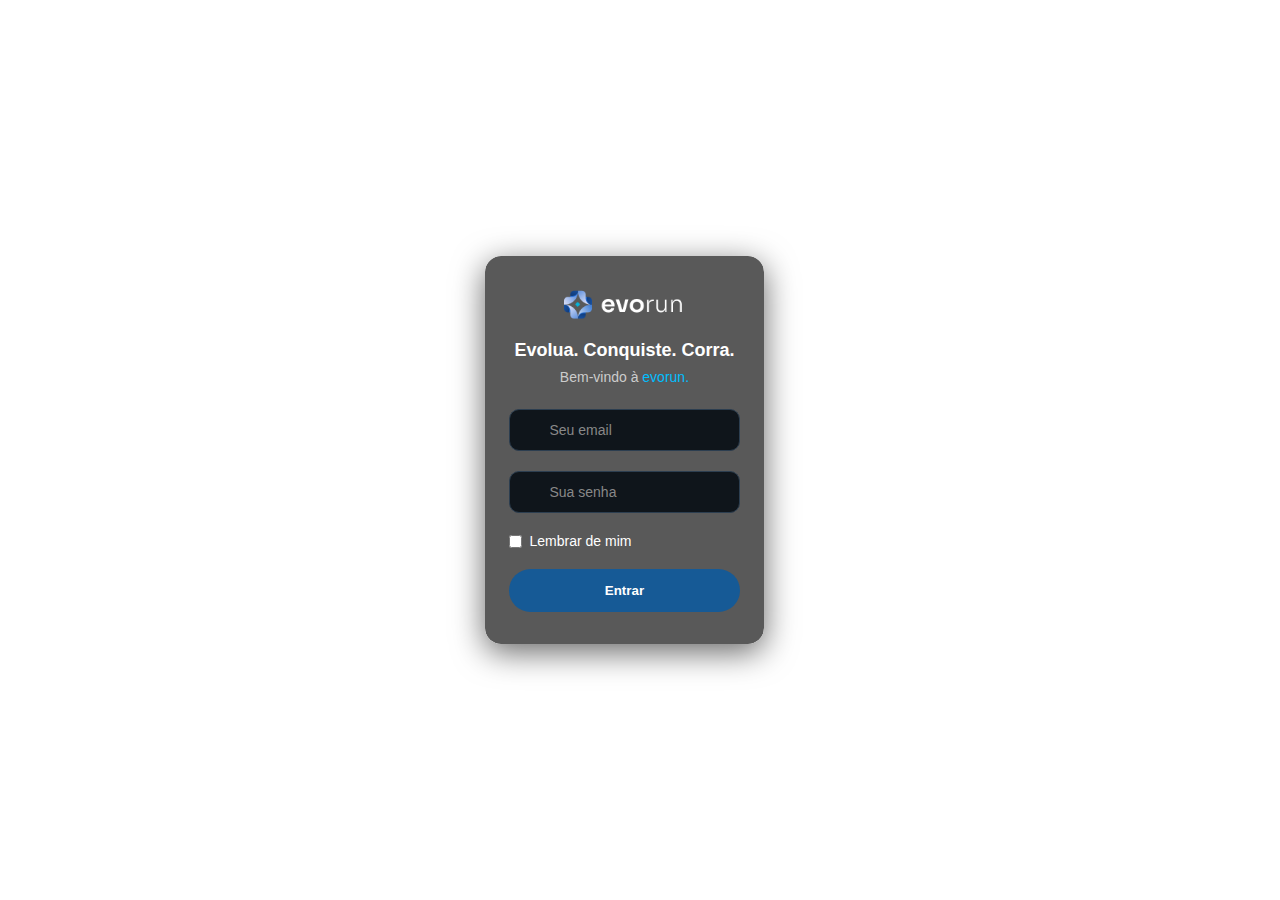
<file: public/index.html>
<!DOCTYPE html>
<html lang="pt-br">
<head>
    <meta http-equiv="refresh" content="0; URL=login.component.html" />
    <title>Redirecionando...</title>
</head>
<body>
    <p>Redirecionando para a tela de login...</p>
</body>
</html>
</file>
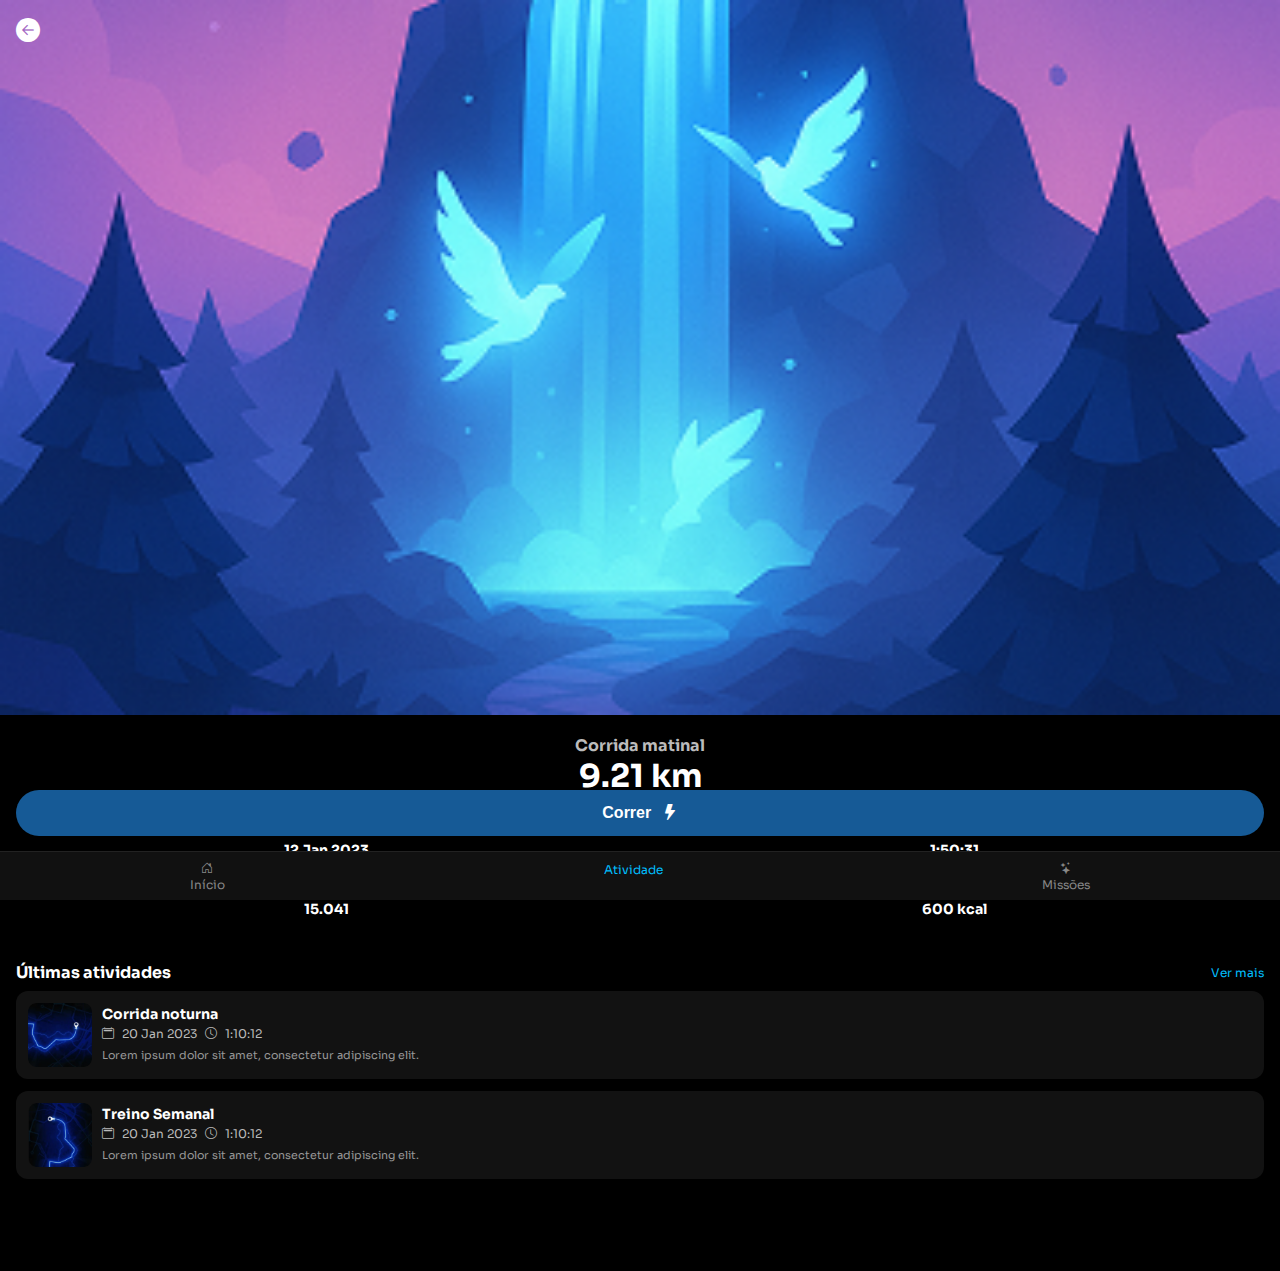
<file: HTML/atividade.component.html>
<!DOCTYPE html>
<html lang="pt-br">

<head>
    <meta charset="UTF-8" />
    <meta name="viewport" content="width=device-width, initial-scale=1.0" />
    <title>Atividade</title>
    <link rel="stylesheet" href="https://cdn.jsdelivr.net/npm/bootstrap-icons/font/bootstrap-icons.css" />
    <link href="https://fonts.googleapis.com/css2?family=Sora:wght@400;600;700&display=swap" rel="stylesheet">
    <link rel="stylesheet" href="/CSS/atividade.component.css" />
</head>

<body>
    <main class="atividade">
        <section class="banner-topo">
            <img src="/Assets/Home Background.png" alt="Banner Atividade">
            <a href="home.html" class="voltar"><i class="bi bi-arrow-left-circle-fill"></i></a>
        </section>

        <section class="resumo">
            <h2>Corrida matinal</h2>
            <h1>9.21 km</h1>
            <div class="detalhes">
                <div><span>Data</span><strong>12 Jan 2023</strong></div>
                <div><span>Hora</span><strong>1:50:31</strong></div>
                <div><span>Passos</span><strong>15.041</strong></div>
                <div><span>Calorias</span><strong>600 kcal</strong></div>
            </div>
        </section>

        <section class="historico">
            <div class="titulo-sec">
                <h3>Últimas atividades</h3>
                <a href="#">Ver mais</a>
            </div>
            <div class="lista">
                <div class="item">
                    <img src="/Assets/Mapa-1.png" alt="">
                    <div>
                        <strong>Corrida noturna</strong>
                        <p><i class="bi bi-calendar2"></i> 20 Jan 2023 <i class="bi bi-clock"></i> 1:10:12</p>
                        <span>Lorem ipsum dolor sit amet, consectetur adipiscing elit.</span>
                    </div>
                </div>
                <div class="item">
                    <img src="/Assets/Mapa-2.png" alt="">
                    <div>
                        <strong>Treino Semanal</strong>
                        <p><i class="bi bi-calendar2"></i> 20 Jan 2023 <i class="bi bi-clock"></i> 1:10:12</p>
                        <span>Lorem ipsum dolor sit amet, consectetur adipiscing elit.</span>
                    </div>
                </div>
            </div>
        </section>

        <button class="btn-correr">Correr <i class="bi bi-lightning-fill"></i></button>
    </main>

    <footer class="menu">
        <a href="/HTML/home.component.html"><i class="bi bi-house-door"></i><span>Início</span></a>
        <a href="/HTML/atividade.component.html" class="ativo"><i class="bi bi-shoe-prints"></i><span>Atividade</span></a>
        <a href="/HTML/missao.component.html"><i class="bi bi-stars"></i><span>Missões</span></a>
    </footer>
</body>

</html>
</file>
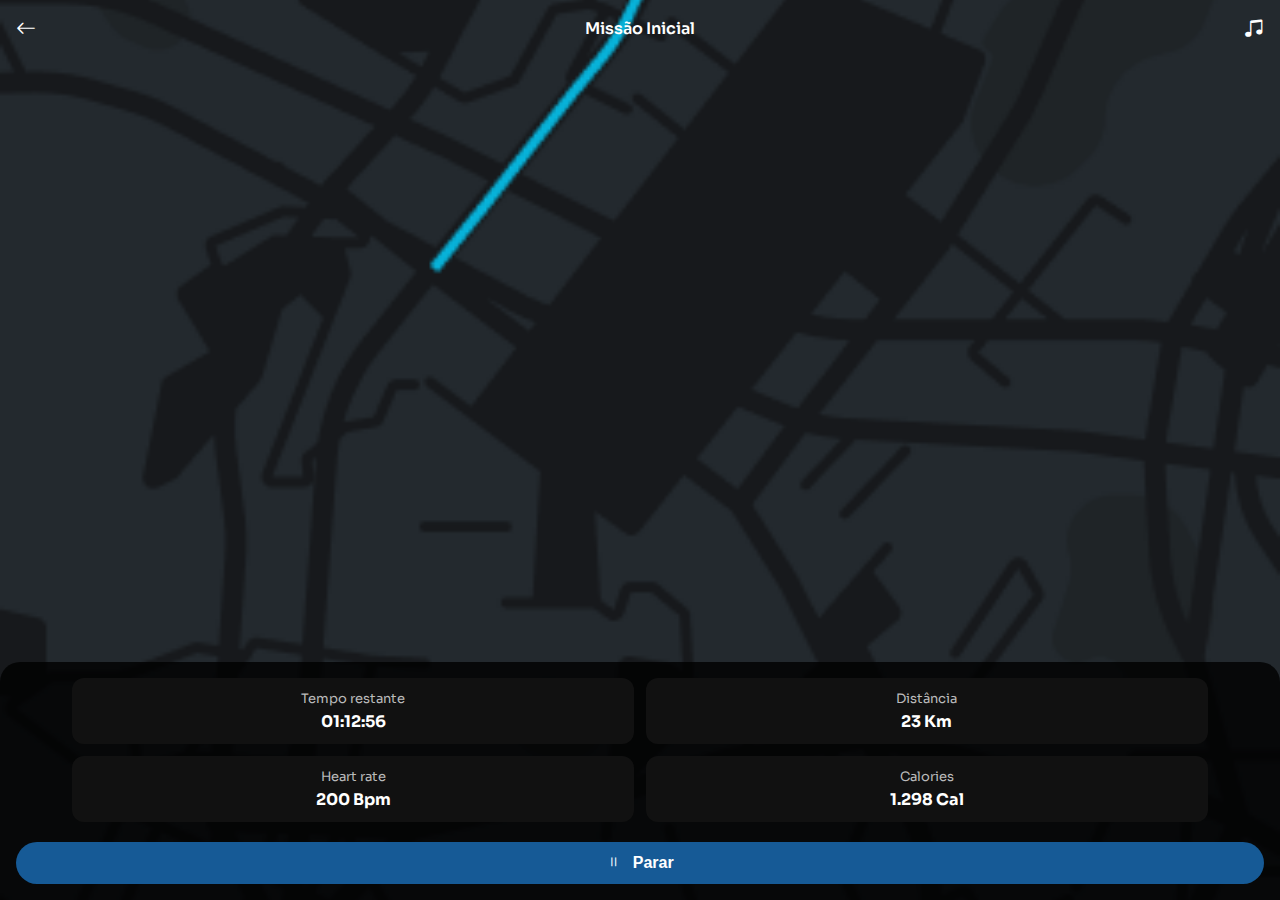
<file: HTML/execucao.component.html>
<!DOCTYPE html>
<html lang="pt-br">

<head>
    <meta charset="UTF-8" />
    <meta name="viewport" content="width=device-width, initial-scale=1.0" />
    <title>Execução da Missão</title>
    <link rel="stylesheet" href="https://cdn.jsdelivr.net/npm/bootstrap-icons/font/bootstrap-icons.css" />
    <link href="https://fonts.googleapis.com/css2?family=Sora:wght@400;600;700&display=swap" rel="stylesheet">
    <link rel="stylesheet" href="/CSS/execucao.component.css" />
</head>

<body>
    <main class="mapa">
        <div class="topo">
            <a style="text-decoration: none; color: white;" href="/HTML/home.component.html"><i class="bi bi-arrow-left"></i></a>
            <span>Missão Inicial</span>
            <i class="bi bi-music-note-beamed"></i>
        </div>

        <img src="/Assets/maps.png" class="mapa-imagem" alt="Mapa Missão">

        <div class="painel">
            <div class="info-box">
                <span class="label">Tempo restante</span>
                <strong>01:12:56</strong>
            </div>
            <div class="info-box">
                <span class="label">Distância</span>
                <strong>23 Km</strong>
            </div>
            <div class="info-box">
                <span class="label">Heart rate</span>
                <strong>200 Bpm</strong>
            </div>
            <div class="info-box">
                <span class="label">Calories</span>
                <strong>1.298 Cal</strong>
            </div>
            <button class="botao-parar"><i class="bi bi-pause"></i> Parar</button>
        </div>
    </main>
</body>

</html>
</file>
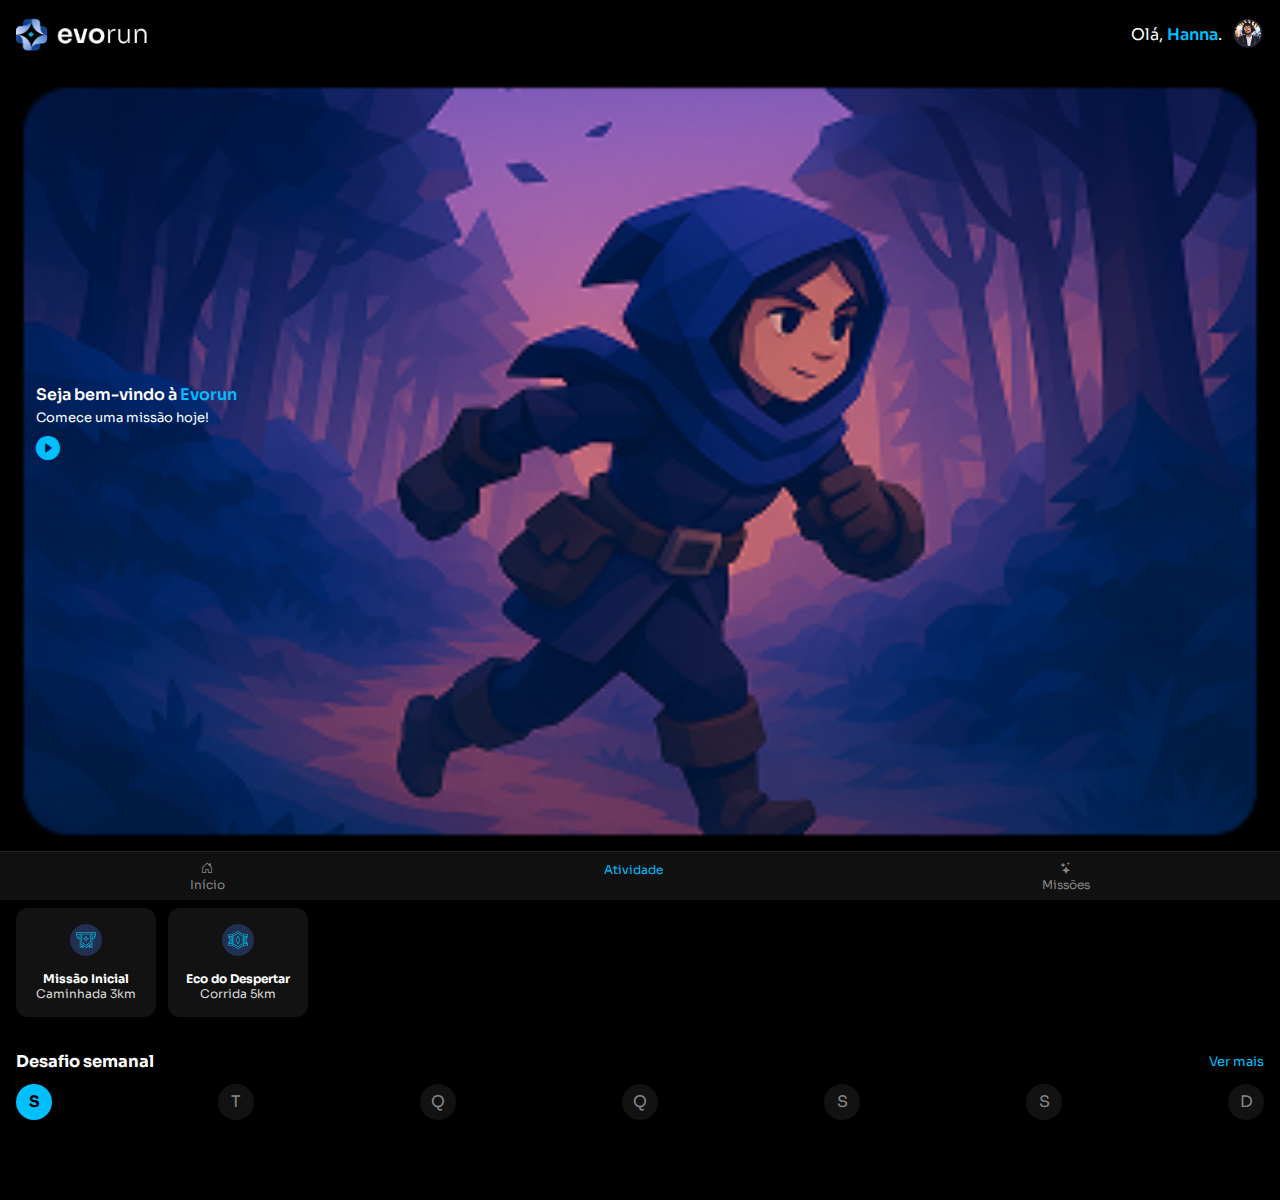
<file: HTML/home.component.html>
<!DOCTYPE html>
<html lang="pt-br">

<head>
    <meta charset="UTF-8" />
    <meta name="viewport" content="width=device-width, initial-scale=1.0" />
    <title>Home - Evorun</title>
    <link rel="stylesheet" href="https://cdn.jsdelivr.net/npm/bootstrap-icons/font/bootstrap-icons.css" />
    <link href="https://fonts.googleapis.com/css2?family=Sora:wght@400;600;700&display=swap" rel="stylesheet">
    <link rel="stylesheet" href="/CSS/home.component..css" />
</head>

<body>
    <header class="topo">
        <img src="/Assets/Logo-1.png" class="logo" alt="Logo">
        <div class="usuario">
            <span>Olá, <span class="nome">Hanna</span>.</span>
            <img src="/Assets/Profile.png" class="avatar" alt="Avatar">
        </div>
    </header>

    <main class="conteudo">
        <section class="banner">
            <img src="/Assets/banner.png" alt="Missão de boas-vindas">
            <div class="texto-banner">
                <h2>Seja bem-vindo à <span class="azul">Evorun</span></h2>
                <p>Comece uma missão hoje!</p>
                <i class="bi bi-play-circle-fill"></i>
            </div>
        </section>

        <section class="missoes">
            <div class="titulo-sec">
                <h3>Escolha uma missão</h3>
                <a href="#">Ver mais</a>
            </div>
            <div class="cards">
                <div class="card">
                    <img src="/Assets/AIR-DEFENSE-BADGE-1.png" alt="">
                    <p><strong>Missão Inicial</strong><br>Caminhada 3km</p>
                </div>
                <div class="card">
                    <img src="/Assets/AIR-DEFENSE-BADGE-2.png" alt="">
                    <p><strong>Eco do Despertar</strong><br>Corrida 5km</p>
                </div>
            </div>
        </section>

        <section class="desafio">
            <div class="titulo-sec">
                <h3>Desafio semanal</h3>
                <a href="#">Ver mais</a>
            </div>
            <ul class="semana">
                <li class="ativo">S</li>
                <li>T</li>
                <li>Q</li>
                <li>Q</li>
                <li>S</li>
                <li>S</li>
                <li>D</li>
            </ul>
        </section>
    </main>

    <footer class="menu">
        <a href="/HTML/home.component.html"><i class="bi bi-house-door"></i><span>Início</span></a>
        <a href="/HTML/atividade.component.html" class="ativo"><i class="bi bi-shoe-prints"></i><span>Atividade</span></a>
        <a href="/HTML/missao.component.html"><i class="bi bi-stars"></i><span>Missões</span></a>
    </footer>
</body>

</html>
</file>
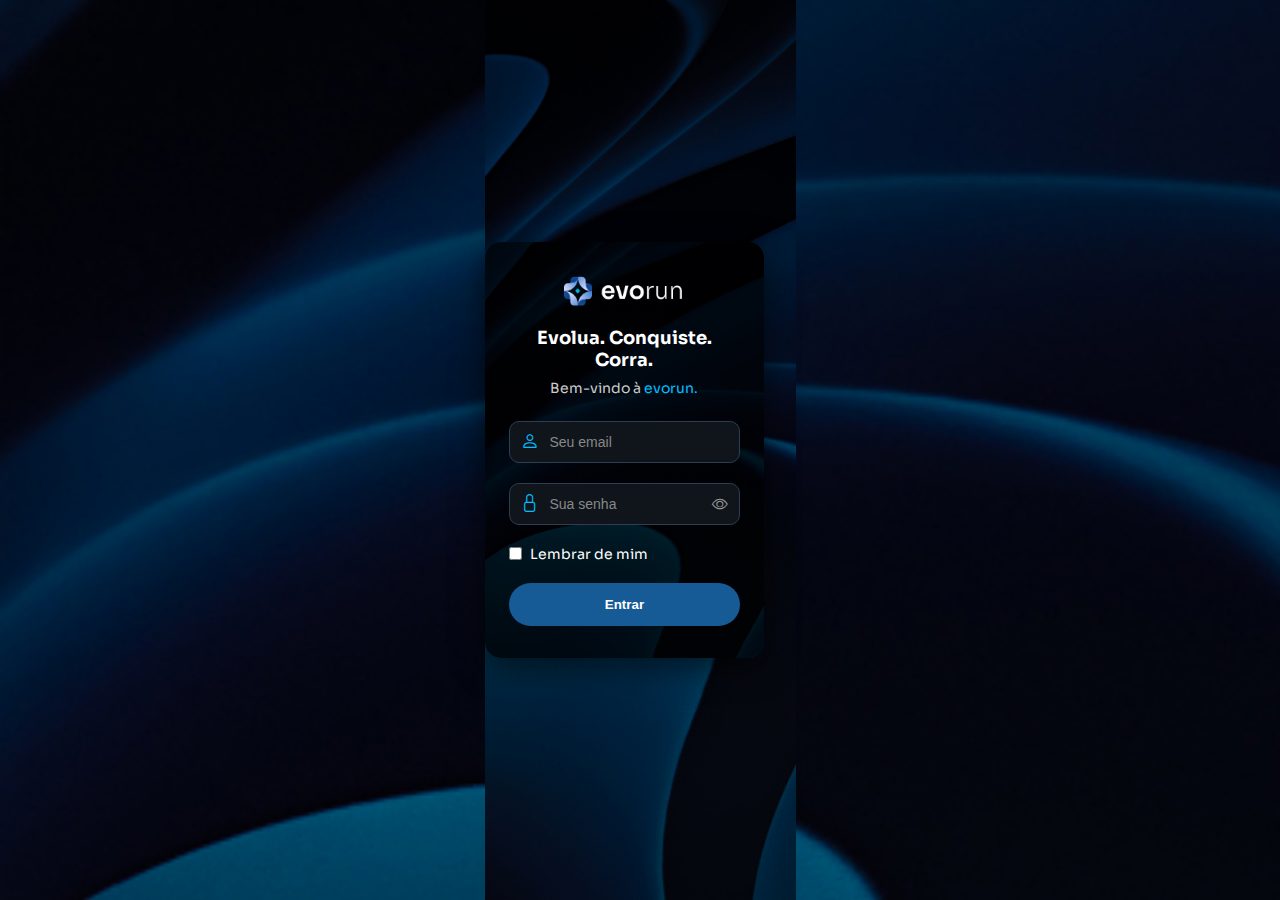
<file: HTML/login.component.html>
<!DOCTYPE html>
<html lang="pt-br">

<head>
    <meta charset="UTF-8">
    <meta name="viewport" content="width=device-width, initial-scale=1.0">
    <title>Evorun</title>

    <!-- Ícones Bootstrap -->
    <link rel="stylesheet" href="https://cdn.jsdelivr.net/npm/bootstrap-icons/font/bootstrap-icons.css">

    <!-- Fonte Sora -->
    <link href="https://fonts.googleapis.com/css2?family=Sora:wght@400;600;700&display=swap" rel="stylesheet">

    <!-- Estilo personalizado -->
    <link rel="stylesheet" href="/CSS/login.component.css">
</head>

<body>
    <main>
        <section class="container-login">
            <img src="/Assets/Logo-1.png" alt="Logo Evorun" class="logo-evorun">

            <h2 class="slogan">Evolua. Conquiste. Corra.</h2>
            <h3 class="boas-vindas">Bem-vindo à <a href="#" class="link-evorun">evorun.</a></h3>

            <form>
                <!-- Email -->
                <div class="form-group">
                    <i class="bi bi-person icon-input"></i>
                    <input type="email" class="form-control input-custom" placeholder="Seu email">
                </div>

                <!-- Senha -->
                <div class="form-group">
                    <i class="bi bi-lock icon-input"></i>
                    <input type="password" class="form-control input-custom" placeholder="Sua senha">
                    <i class="bi bi-eye icon-toggle"></i>
                </div>

                <!-- Checkbox -->
                <div class="form-check lembrar-check">
                    <input class="form-check-input" type="checkbox" id="lembrar">
                    <label class="form-check-label" for="lembrar">Lembrar de mim</label>
                </div>

                <!-- Botão -->
                <button type="button" class="btn-entrar" onclick="window.location.href='home.html'">Entrar</button>

            </form>
        </section>
    </main>
</body>

</html>
</file>
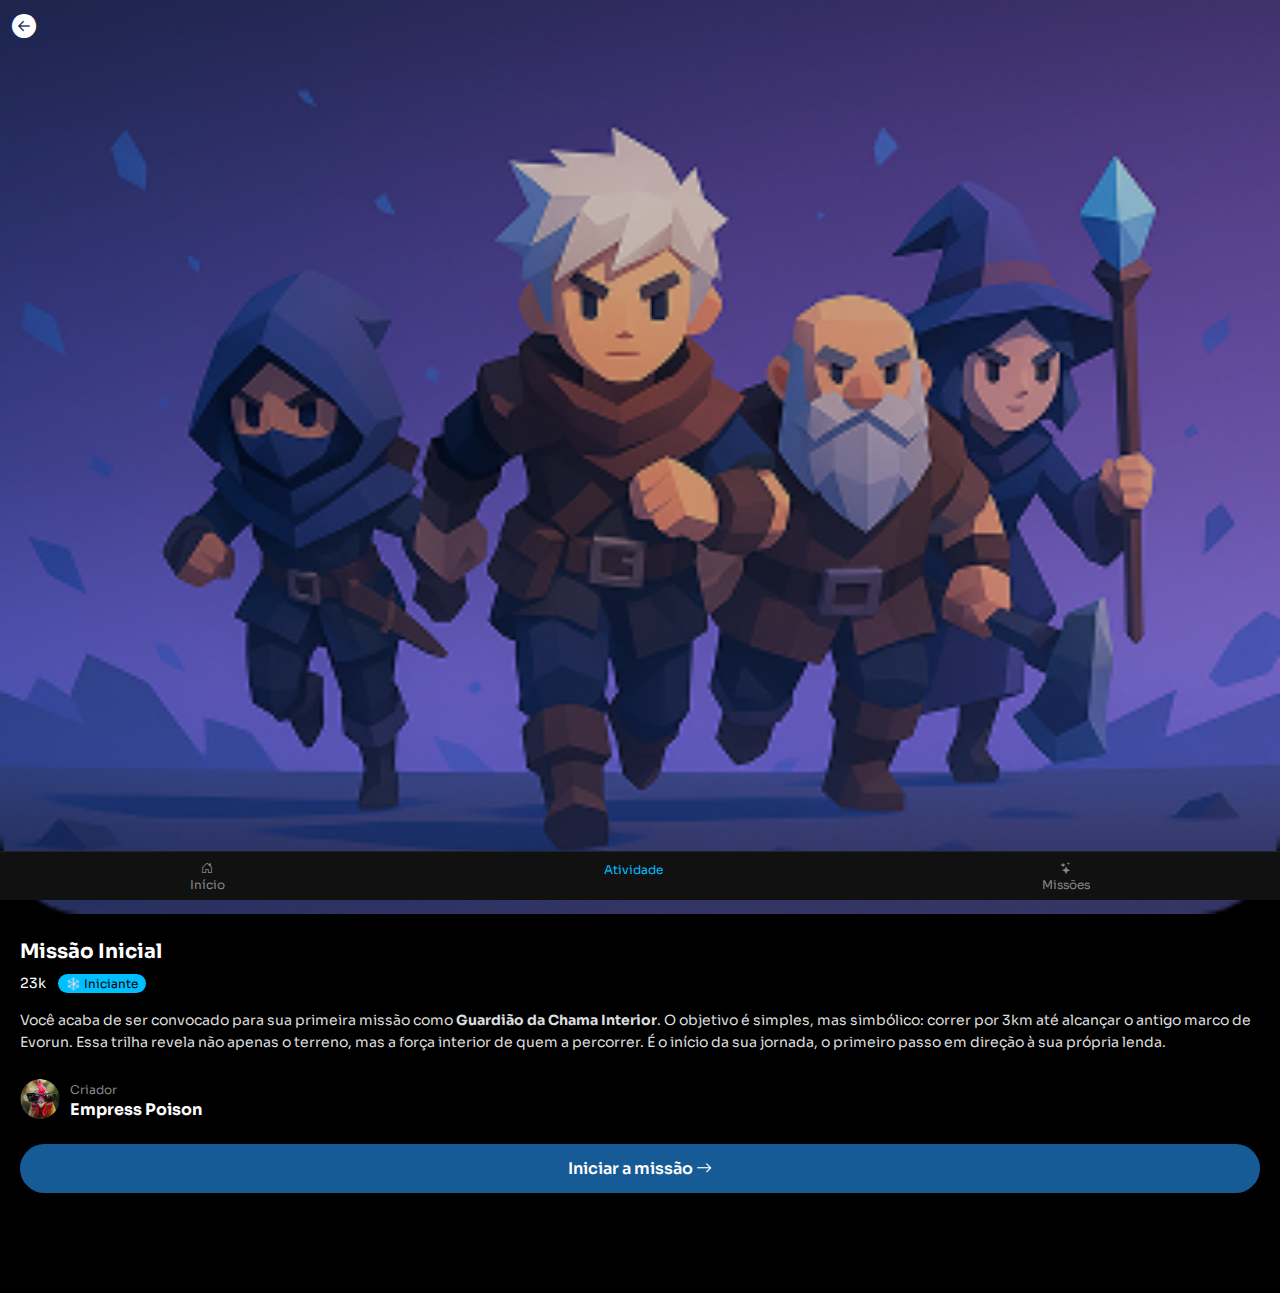
<file: HTML/missao.component.html>
<!DOCTYPE html>
<html lang="pt-br">

<head>
    <meta charset="UTF-8" />
    <meta name="viewport" content="width=device-width, initial-scale=1.0" />
    <title>Missão Inicial</title>
    <link rel="stylesheet" href="https://cdn.jsdelivr.net/npm/bootstrap-icons/font/bootstrap-icons.css" />
    <link href="https://fonts.googleapis.com/css2?family=Sora:wght@400;600;700&display=swap" rel="stylesheet">
    <link rel="stylesheet" href="/CSS/missao.component.css" />
</head>

<body>
    <main class="missao">
        <section class="imagem-topo">
            <img src="/Assets/Image-bg-missão.png" alt="Banner Missão">
            <div class="icone-voltar"><i class="bi bi-arrow-left-circle-fill"></i></div>
        </section>

        <section class="conteudo">
            <h2>Missão Inicial</h2>
            <div class="info">
                <span><i class="bi bi-crown"></i> 23k</span>
                <span class="nivel">❄️ Iniciante</span>
            </div>
            <p>
                Você acaba de ser convocado para sua primeira missão como <strong>Guardião da Chama Interior</strong>.
                O objetivo é simples, mas simbólico: correr por 3km até alcançar o antigo marco de Evorun.
                Essa trilha revela não apenas o terreno, mas a força interior de quem a percorrer.
                É o início da sua jornada, o primeiro passo em direção à sua própria lenda.
            </p>
            <div class="criador">
                <img src="/Assets/Empress-Poison.png" alt="">
                <div>
                    <span class="label">Criador</span><br>
                    <strong>Empress Poison</strong>
                </div>
            </div>
            <a href="/HTML/execucao.component.html" class="botao-missao">Iniciar a missão <i class="bi bi-arrow-right"></i></a>
        </section>
    </main>

    <footer class="menu">
        <a href="/HTML/home.component.html"><i class="bi bi-house-door"></i><span>Início</span></a>
        <a href="/HTML/atividade.component.html" class="ativo"><i class="bi bi-shoe-prints"></i><span>Atividade</span></a>
        <a href="/HTML/missao.component.html"><i class="bi bi-stars"></i><span>Missões</span></a>
    </footer>
</body>

</html>
</file>
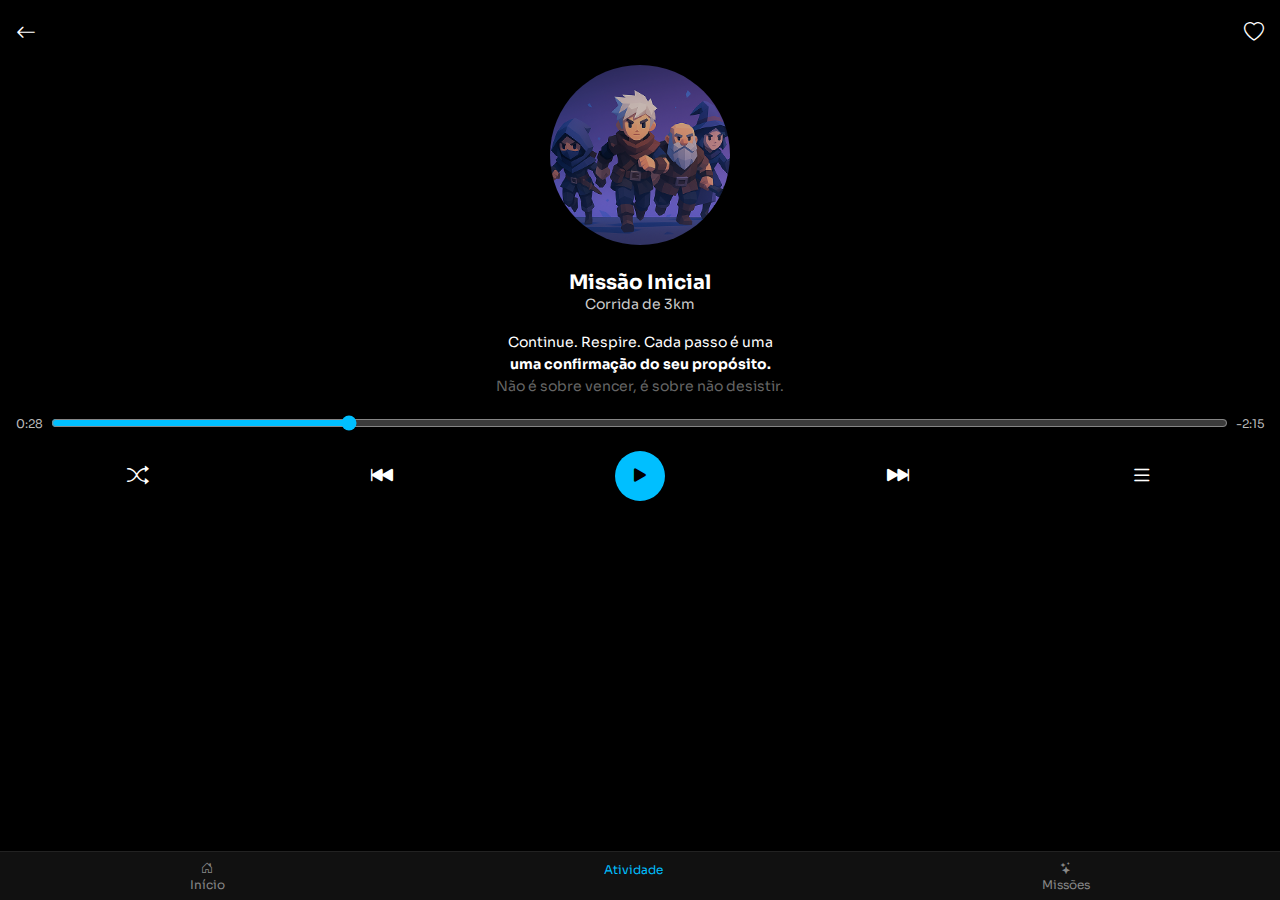
<file: HTML/player.component.html>
<!DOCTYPE html>
<html lang="pt-br">

<head>
    <meta charset="UTF-8" />
    <meta name="viewport" content="width=device-width, initial-scale=1.0" />
    <title>Player - Missão</title>
    <link rel="stylesheet" href="https://cdn.jsdelivr.net/npm/bootstrap-icons/font/bootstrap-icons.css" />
    <link href="https://fonts.googleapis.com/css2?family=Sora:wght@400;600;700&display=swap" rel="stylesheet">
    <link rel="stylesheet" href="/CSS/player.component.css" />
</head>

<body>
    <main class="player">
        <div class="topo">
            <i class="bi bi-arrow-left"></i>
            <i class="bi bi-heart"></i>
        </div>

        <div class="capa">
            <img src="/Assets/Image-bg-missão.png" alt="Missão" />
        </div>

        <h2>Missão Inicial</h2>
        <p class="subtitulo">Corrida de 3km</p>

        <div class="letra">
            <p>Continue. Respire. Cada passo é uma</p>
            <p><strong>uma confirmação do seu propósito.</strong></p>
            <p class="fraca">Não é sobre vencer, é sobre não desistir.</p>
        </div>

        <div class="progresso">
            <span>0:28</span>
            <input type="range" min="0" max="100" value="25">
            <span>-2:15</span>
        </div>

        <div class="controles">
            <i class="bi bi-shuffle"></i>
            <i class="bi bi-skip-backward-fill"></i>
            <button class="play"><i class="bi bi-play-fill"></i></button>
            <i class="bi bi-skip-forward-fill"></i>
            <i class="bi bi-list"></i>
        </div>

        <footer class="menu">
            <a href="/HTML/home.component.html"><i class="bi bi-house-door"></i><span>Início</span></a>
            <a href="/HTML/atividade.component.html" class="ativo"><i class="bi bi-shoe-prints"></i><span>Atividade</span></a>
            <a href="/HTML/missao.component.html"><i class="bi bi-stars"></i><span>Missões</span></a>
        </footer>
    </main>
</body>

</html>
</file>
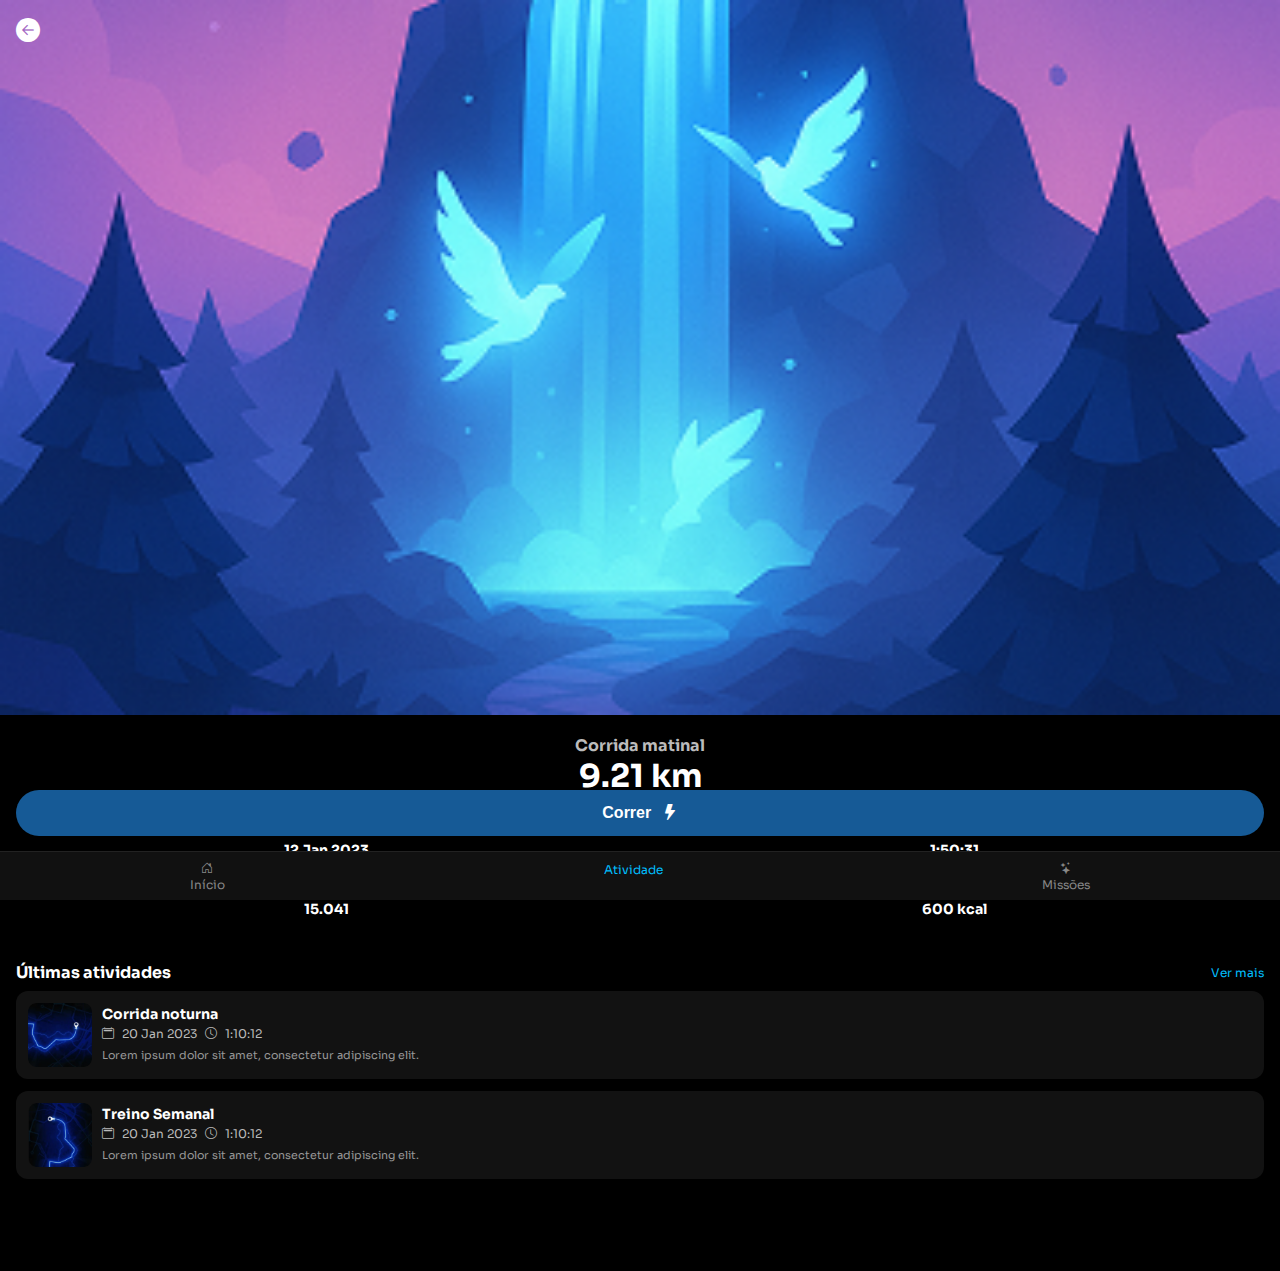
<file: public/atividade.component.html>
<!DOCTYPE html>
<html lang="pt-br">

<head>
    <meta charset="UTF-8" />
    <meta name="viewport" content="width=device-width, initial-scale=1.0" />
    <title>Atividade</title>
    <link rel="stylesheet" href="https://cdn.jsdelivr.net/npm/bootstrap-icons/font/bootstrap-icons.css" />
    <link href="https://fonts.googleapis.com/css2?family=Sora:wght@400;600;700&display=swap" rel="stylesheet">
    <link rel="stylesheet" href="/CSS/atividade.component.css" />
</head>

<body>
    <main class="atividade">
        <section class="banner-topo">
            <img src="/Assets/Home Background.png" alt="Banner Atividade">
            <a href="/public/home.component.html" class="voltar"><i class="bi bi-arrow-left-circle-fill"></i></a>
        </section>

        <section class="resumo">
            <h2>Corrida matinal</h2>
            <h1>9.21 km</h1>
            <div class="detalhes">
                <div><span>Data</span><strong>12 Jan 2023</strong></div>
                <div><span>Hora</span><strong>1:50:31</strong></div>
                <div><span>Passos</span><strong>15.041</strong></div>
                <div><span>Calorias</span><strong>600 kcal</strong></div>
            </div>
        </section>

        <section class="historico">
            <div class="titulo-sec">
                <h3>Últimas atividades</h3>
                <a href="#">Ver mais</a>
            </div>
            <div class="lista">
                <div class="item">
                    <img src="/Assets/Mapa-1.png" alt="">
                    <div>
                        <strong>Corrida noturna</strong>
                        <p><i class="bi bi-calendar2"></i> 20 Jan 2023 <i class="bi bi-clock"></i> 1:10:12</p>
                        <span>Lorem ipsum dolor sit amet, consectetur adipiscing elit.</span>
                    </div>
                </div>
                <div class="item">
                    <img src="/Assets/Mapa-2.png" alt="">
                    <div>
                        <strong>Treino Semanal</strong>
                        <p><i class="bi bi-calendar2"></i> 20 Jan 2023 <i class="bi bi-clock"></i> 1:10:12</p>
                        <span>Lorem ipsum dolor sit amet, consectetur adipiscing elit.</span>
                    </div>
                </div>
            </div>
        </section>

        <button class="btn-correr">Correr <i class="bi bi-lightning-fill"></i></button>
    </main>

    <footer class="menu">
        <a href="/public/home.component.html"><i class="bi bi-house-door"></i><span>Início</span></a>
        <a href="/public/atividade.component.html" class="ativo"><i class="bi bi-shoe-prints"></i><span>Atividade</span></a>
        <a href="/public/missao.component.html"><i class="bi bi-stars"></i><span>Missões</span></a>
    </footer>
</body>

</html>
</file>
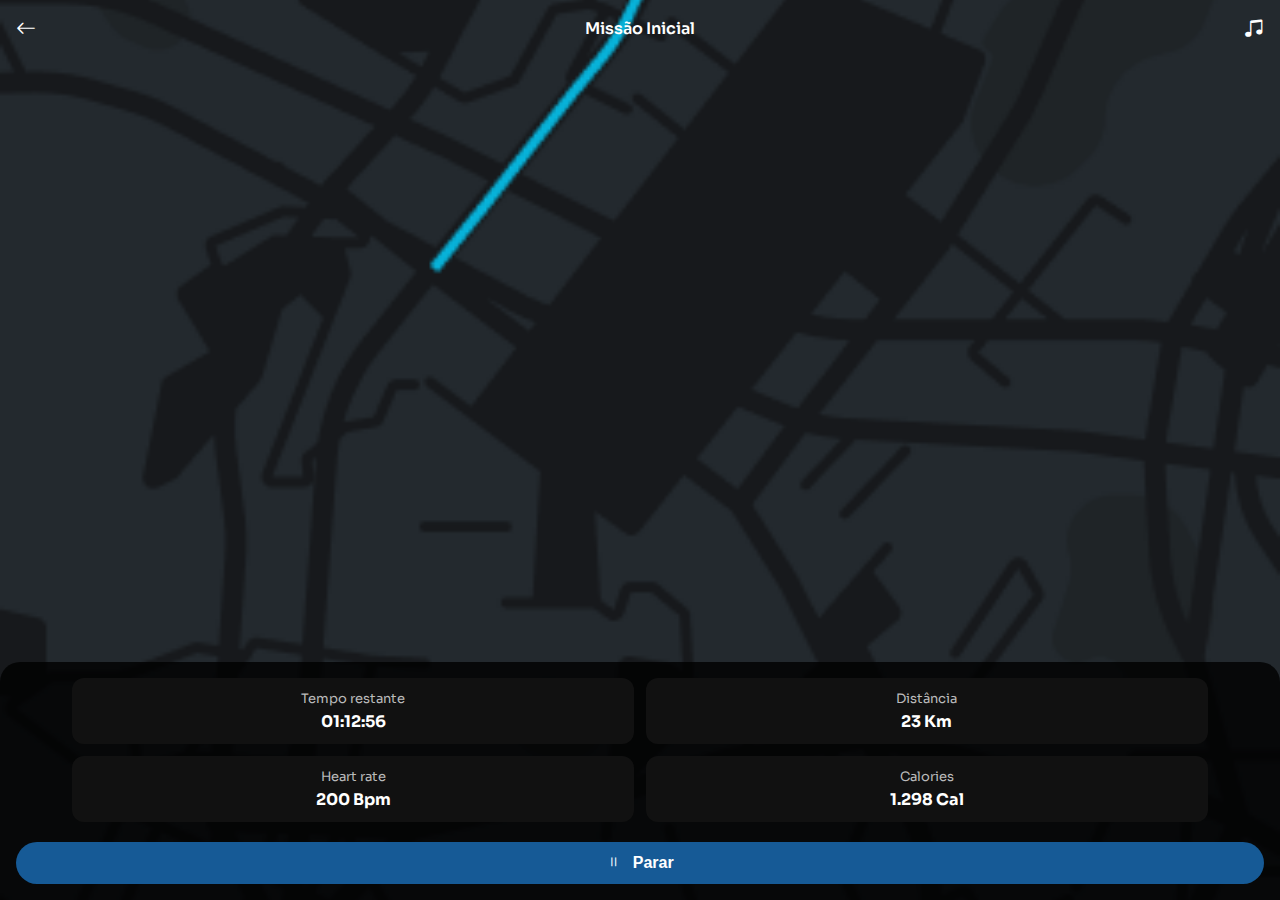
<file: public/execucao.component.html>
<!DOCTYPE html>
<html lang="pt-br">

<head>
    <meta charset="UTF-8" />
    <meta name="viewport" content="width=device-width, initial-scale=1.0" />
    <title>Execução da Missão</title>
    <link rel="stylesheet" href="https://cdn.jsdelivr.net/npm/bootstrap-icons/font/bootstrap-icons.css" />
    <link href="https://fonts.googleapis.com/css2?family=Sora:wght@400;600;700&display=swap" rel="stylesheet">
    <link rel="stylesheet" href="/CSS/execucao.component.css" />
</head>

<body>
    <main class="mapa">
        <div class="topo">
            <a style="text-decoration: none; color: white;" href="/public/home.component.html"><i class="bi bi-arrow-left"></i></a>
            <span>Missão Inicial</span>
            <i class="bi bi-music-note-beamed"></i>
        </div>

        <img src="/Assets/maps.png" class="mapa-imagem" alt="Mapa Missão">

        <div class="painel">
            <div class="info-box">
                <span class="label">Tempo restante</span>
                <strong>01:12:56</strong>
            </div>
            <div class="info-box">
                <span class="label">Distância</span>
                <strong>23 Km</strong>
            </div>
            <div class="info-box">
                <span class="label">Heart rate</span>
                <strong>200 Bpm</strong>
            </div>
            <div class="info-box">
                <span class="label">Calories</span>
                <strong>1.298 Cal</strong>
            </div>
            <button class="botao-parar"><i class="bi bi-pause"></i> Parar</button>
        </div>
    </main>
</body>

</html>
</file>
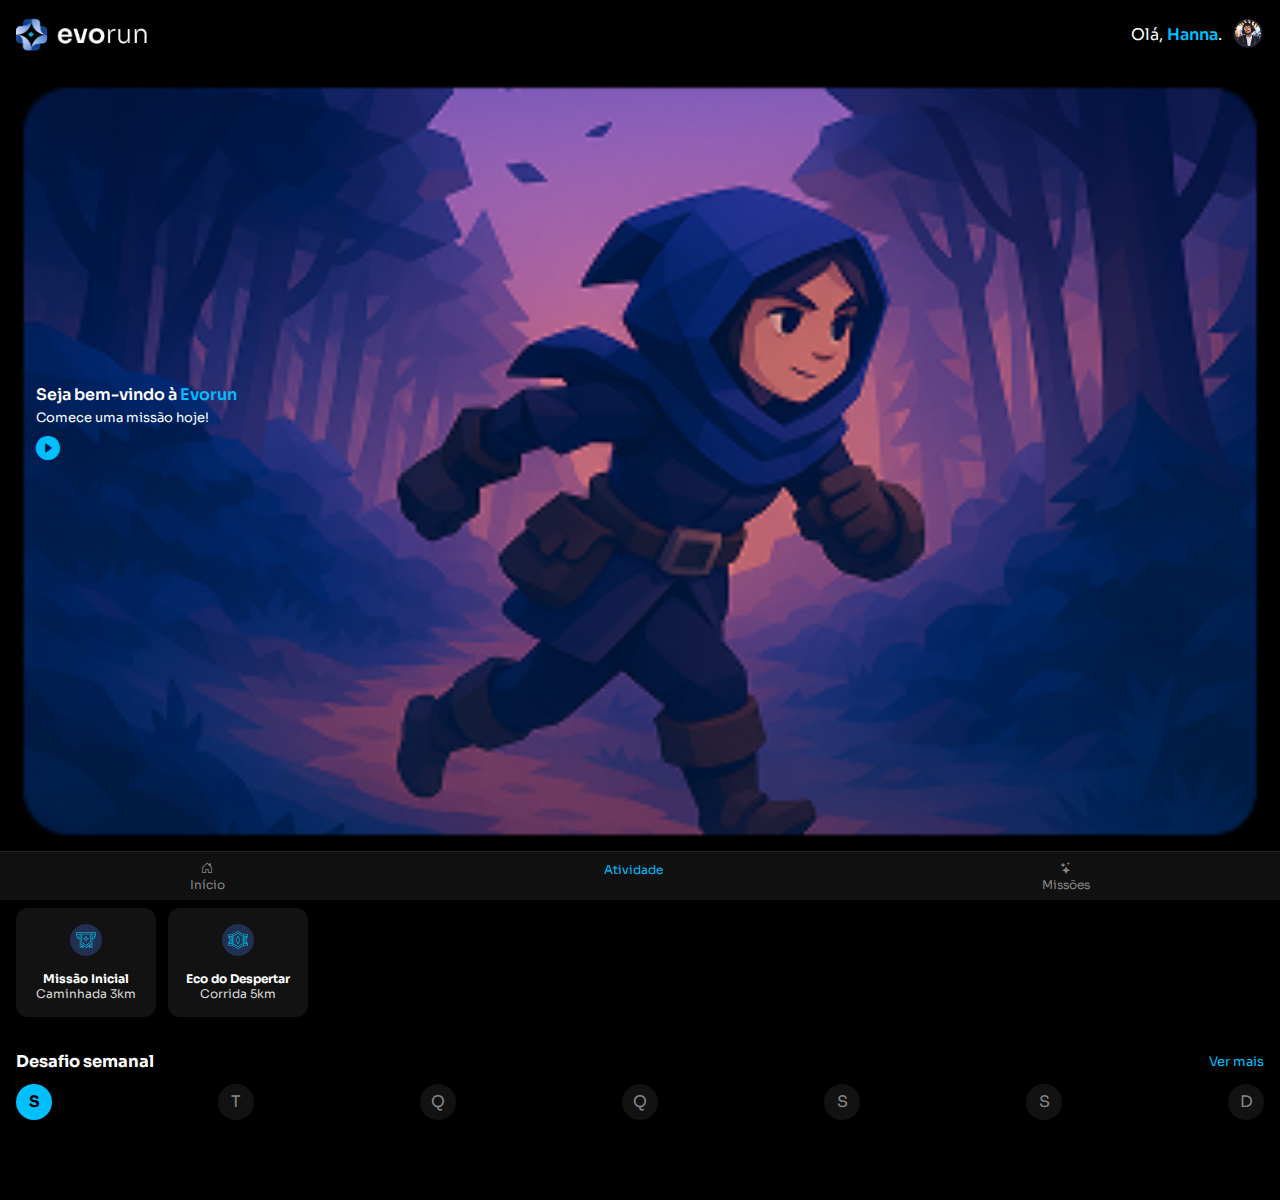
<file: public/home.component.html>
<!DOCTYPE html>
<html lang="pt-br">

<head>
    <meta charset="UTF-8" />
    <meta name="viewport" content="width=device-width, initial-scale=1.0" />
    <title>Home - Evorun</title>
    <link rel="stylesheet" href="https://cdn.jsdelivr.net/npm/bootstrap-icons/font/bootstrap-icons.css" />
    <link href="https://fonts.googleapis.com/css2?family=Sora:wght@400;600;700&display=swap" rel="stylesheet">
    <link rel="stylesheet" href="/CSS/home.component..css" />
</head>

<body>
    <header class="topo">
        <img src="/Assets/Logo-1.png" class="logo" alt="Logo">
        <div class="usuario">
            <span>Olá, <span class="nome">Hanna</span>.</span>
            <img src="/Assets/Profile.png" class="avatar" alt="Avatar">
        </div>
    </header>

    <main class="conteudo">
        <section class="banner">
            <img src="/Assets/banner.png" alt="Missão de boas-vindas">
            <div class="texto-banner">
                <h2>Seja bem-vindo à <span class="azul">Evorun</span></h2>
                <p>Comece uma missão hoje!</p>
                <i class="bi bi-play-circle-fill"></i>
            </div>
        </section>

        <section class="missoes">
            <div class="titulo-sec">
                <h3>Escolha uma missão</h3>
                <a href="#">Ver mais</a>
            </div>
            <div class="cards">
                <div class="card">
                    <img src="/Assets/AIR-DEFENSE-BADGE-1.png" alt="">
                    <p><strong>Missão Inicial</strong><br>Caminhada 3km</p>
                </div>
                <div class="card">
                    <img src="/Assets/AIR-DEFENSE-BADGE-2.png" alt="">
                    <p><strong>Eco do Despertar</strong><br>Corrida 5km</p>
                </div>
            </div>
        </section>

        <section class="desafio">
            <div class="titulo-sec">
                <h3>Desafio semanal</h3>
                <a href="#">Ver mais</a>
            </div>
            <ul class="semana">
                <li class="ativo">S</li>
                <li>T</li>
                <li>Q</li>
                <li>Q</li>
                <li>S</li>
                <li>S</li>
                <li>D</li>
            </ul>
        </section>
    </main>

    <footer class="menu">
        <a href="/public/home.component.html"><i class="bi bi-house-door"></i><span>Início</span></a>
        <a href="/public/atividade.component.html" class="ativo"><i class="bi bi-shoe-prints"></i><span>Atividade</span></a>
        <a href="/public/missao.component.html"><i class="bi bi-stars"></i><span>Missões</span></a>
    </footer>
</body>

</html>
</file>
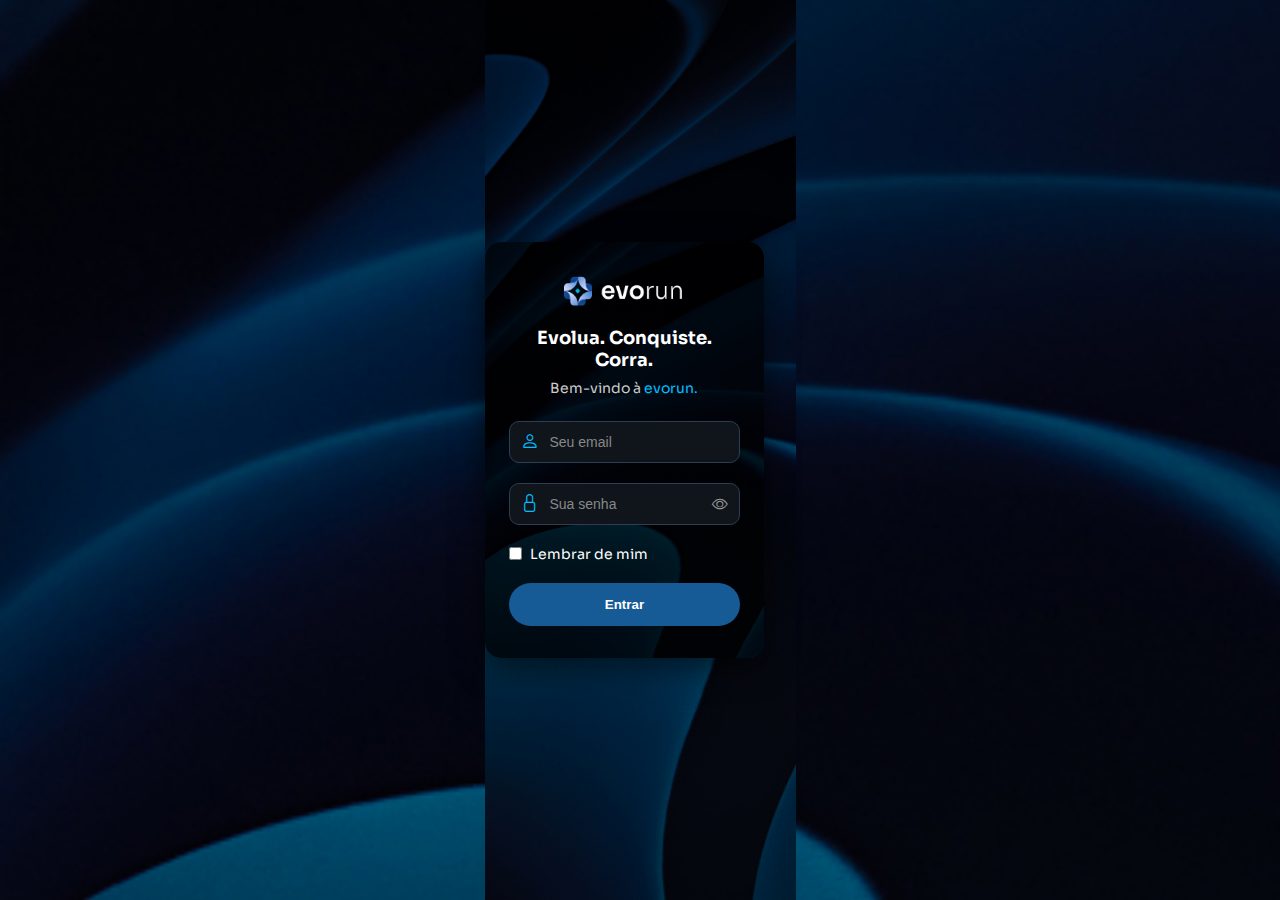
<file: public/login.component.html>
<!DOCTYPE html>
<html lang="pt-br">

<head>
    <meta charset="UTF-8">
    <meta name="viewport" content="width=device-width, initial-scale=1.0">
    <title>Evorun</title>

    <!-- Ícones Bootstrap -->
    <link rel="stylesheet" href="https://cdn.jsdelivr.net/npm/bootstrap-icons/font/bootstrap-icons.css">

    <!-- Fonte Sora -->
    <link href="https://fonts.googleapis.com/css2?family=Sora:wght@400;600;700&display=swap" rel="stylesheet">

    <!-- Estilo personalizado -->
    <link rel="stylesheet" href="/CSS/login.component.css">
</head>

<body>
    <main>
        <section class="container-login">
            <img src="/Assets/Logo-1.png" alt="Logo Evorun" class="logo-evorun">

            <h2 class="slogan">Evolua. Conquiste. Corra.</h2>
            <h3 class="boas-vindas">Bem-vindo à <a href="#" class="link-evorun">evorun.</a></h3>

            <form>
                <!-- Email -->
                <div class="form-group">
                    <i class="bi bi-person icon-input"></i>
                    <input type="email" class="form-control input-custom" placeholder="Seu email">
                </div>

                <!-- Senha -->
                <div class="form-group">
                    <i class="bi bi-lock icon-input"></i>
                    <input type="password" class="form-control input-custom" placeholder="Sua senha">
                    <i class="bi bi-eye icon-toggle"></i>
                </div>

                <!-- Checkbox -->
                <div class="form-check lembrar-check">
                    <input class="form-check-input" type="checkbox" id="lembrar">
                    <label class="form-check-label" for="lembrar">Lembrar de mim</label>
                </div>

                <!-- Botão -->
                <button type="button" class="btn-entrar" onclick="window.location.href='home.component.html'">Entrar</button>

            </form>
        </section>
    </main>
</body>

</html>
</file>
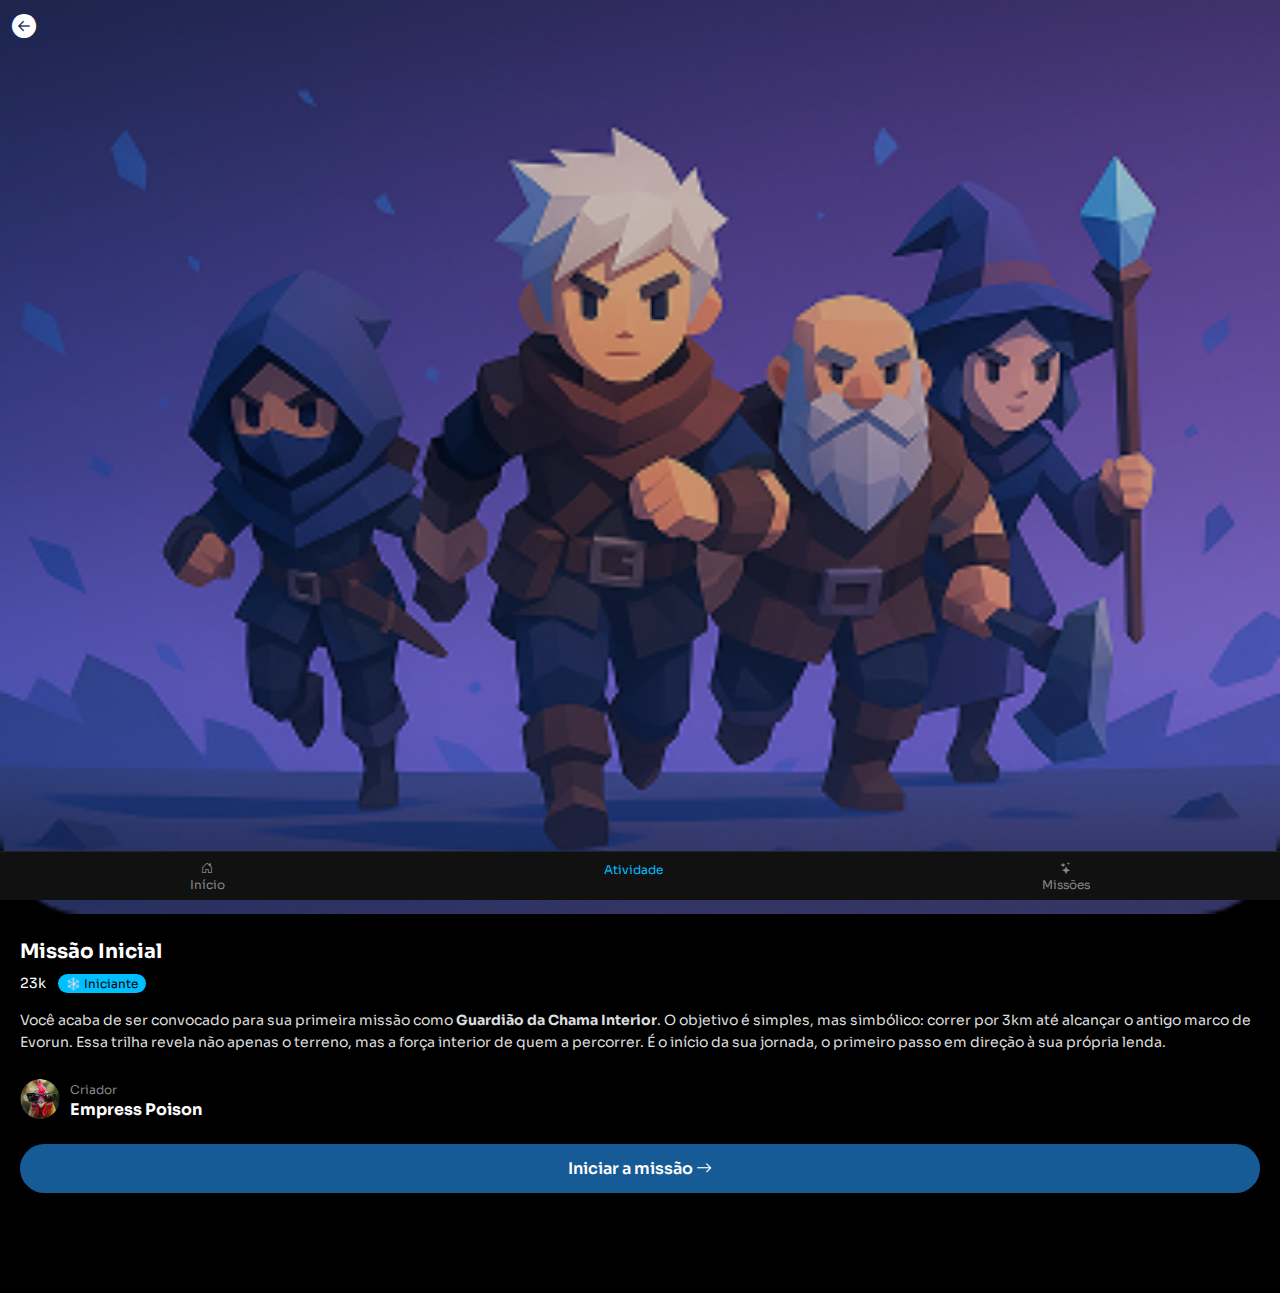
<file: public/missao.component.html>
<!DOCTYPE html>
<html lang="pt-br">

<head>
    <meta charset="UTF-8" />
    <meta name="viewport" content="width=device-width, initial-scale=1.0" />
    <title>Missão Inicial</title>
    <link rel="stylesheet" href="https://cdn.jsdelivr.net/npm/bootstrap-icons/font/bootstrap-icons.css" />
    <link href="https://fonts.googleapis.com/css2?family=Sora:wght@400;600;700&display=swap" rel="stylesheet">
    <link rel="stylesheet" href="/CSS/missao.component.css" />
</head>

<body>
    <main class="missao">
        <section class="imagem-topo">
            <img src="/Assets/Image-bg-missão.png" alt="Banner Missão">
            <div class="icone-voltar"><i class="bi bi-arrow-left-circle-fill"></i></div>
        </section>

        <section class="conteudo">
            <h2>Missão Inicial</h2>
            <div class="info">
                <span><i class="bi bi-crown"></i> 23k</span>
                <span class="nivel">❄️ Iniciante</span>
            </div>
            <p>
                Você acaba de ser convocado para sua primeira missão como <strong>Guardião da Chama Interior</strong>.
                O objetivo é simples, mas simbólico: correr por 3km até alcançar o antigo marco de Evorun.
                Essa trilha revela não apenas o terreno, mas a força interior de quem a percorrer.
                É o início da sua jornada, o primeiro passo em direção à sua própria lenda.
            </p>
            <div class="criador">
                <img src="/Assets/Empress-Poison.png" alt="">
                <div>
                    <span class="label">Criador</span><br>
                    <strong>Empress Poison</strong>
                </div>
            </div>
            <a href="/public/execucao.component.html" class="botao-missao">Iniciar a missão <i class="bi bi-arrow-right"></i></a>
        </section>
    </main>

    <footer class="menu">
        <a href="/public/home.component.html"><i class="bi bi-house-door"></i><span>Início</span></a>
        <a href="/public/atividade.component.html" class="ativo"><i class="bi bi-shoe-prints"></i><span>Atividade</span></a>
        <a href="/public/missao.component.html"><i class="bi bi-stars"></i><span>Missões</span></a>
    </footer>
</body>

</html>
</file>
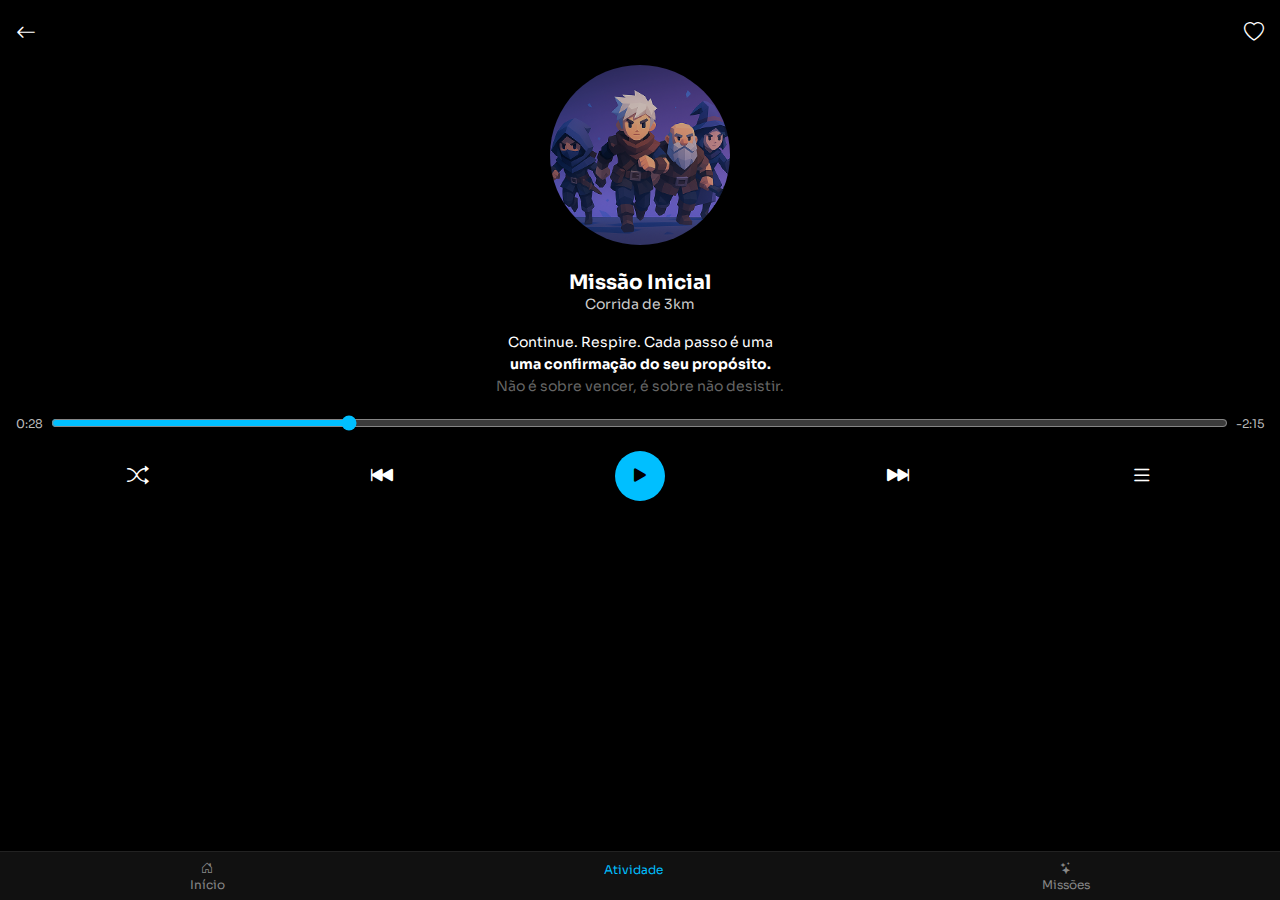
<file: public/player.component.html>
<!DOCTYPE html>
<html lang="pt-br">

<head>
    <meta charset="UTF-8" />
    <meta name="viewport" content="width=device-width, initial-scale=1.0" />
    <title>Player - Missão</title>
    <link rel="stylesheet" href="https://cdn.jsdelivr.net/npm/bootstrap-icons/font/bootstrap-icons.css" />
    <link href="https://fonts.googleapis.com/css2?family=Sora:wght@400;600;700&display=swap" rel="stylesheet">
    <link rel="stylesheet" href="/CSS/player.component.css" />
</head>

<body>
    <main class="player">
        <div class="topo">
            <i class="bi bi-arrow-left"></i>
            <i class="bi bi-heart"></i>
        </div>

        <div class="capa">
            <img src="/Assets/Image-bg-missão.png" alt="Missão" />
        </div>

        <h2>Missão Inicial</h2>
        <p class="subtitulo">Corrida de 3km</p>

        <div class="letra">
            <p>Continue. Respire. Cada passo é uma</p>
            <p><strong>uma confirmação do seu propósito.</strong></p>
            <p class="fraca">Não é sobre vencer, é sobre não desistir.</p>
        </div>

        <div class="progresso">
            <span>0:28</span>
            <input type="range" min="0" max="100" value="25">
            <span>-2:15</span>
        </div>

        <div class="controles">
            <i class="bi bi-shuffle"></i>
            <i class="bi bi-skip-backward-fill"></i>
            <button class="play"><i class="bi bi-play-fill"></i></button>
            <i class="bi bi-skip-forward-fill"></i>
            <i class="bi bi-list"></i>
        </div>

        <footer class="menu">
            <a href="/public/home.component.html"><i class="bi bi-house-door"></i><span>Início</span></a>
            <a href="/public/atividade.component.html" class="ativo"><i class="bi bi-shoe-prints"></i><span>Atividade</span></a>
            <a href="/public/missao.component.html"><i class="bi bi-stars"></i><span>Missões</span></a>
        </footer>
    </main>
</body>

</html>
</file>
<file: CSS/atividade.component.css>
* {
    margin: 0;
    padding: 0;
    box-sizing: border-box;
}

body {
    font-family: 'Sora', sans-serif;
    background-color: #000;
    color: white;
}

.banner-topo {
    position: relative;
}

.banner-topo img {
    width: 100%;
    height: auto;
    display: block;
}

.banner-topo .voltar {
    position: absolute;
    top: 16px;
    left: 16px;
    font-size: 24px;
    color: white;
}

.resumo {
    padding: 20px;
    text-align: center;
}

.resumo h1 {
    font-size: 32px;
    font-weight: 700;
    margin-bottom: 10px;
}

.resumo h2 {
    font-size: 16px;
    color: #bbb;
}

.detalhes {
    display: grid;
    grid-template-columns: repeat(2, 1fr);
    gap: 16px;
    margin-top: 20px;
}

.detalhes span {
    font-size: 12px;
    color: #999;
}

.detalhes strong {
    display: block;
    font-size: 14px;
    color: white;
    margin-top: 4px;
}

.titulo-sec {
    display: flex;
    justify-content: space-between;
    align-items: center;
    margin: 24px 16px 8px;
}

.titulo-sec h3 {
    font-size: 16px;
}

.titulo-sec a {
    font-size: 12px;
    color: #00bfff;
    text-decoration: none;
}

.lista {
    padding: 0 16px 80px;
}

.item {
    display: flex;
    background-color: #121212;
    border-radius: 12px;
    padding: 12px;
    gap: 10px;
    margin-bottom: 12px;
}

.item img {
    width: 64px;
    height: 64px;
    border-radius: 8px;
    object-fit: cover;
}

.item strong {
    font-size: 14px;
}

.item p {
    font-size: 12px;
    color: #bbb;
    display: flex;
    gap: 8px;
    margin: 2px 0;
}

.item span {
    font-size: 11px;
    color: #999;
}

.btn-correr {
    position: fixed;
    bottom: 64px;
    left: 16px;
    right: 16px;
    background-color: #165a96;
    color: white;
    font-weight: 600;
    border: none;
    padding: 14px;
    border-radius: 25px;
    font-size: 16px;
}

.btn-correr i {
    margin-left: 6px;
}

footer.menu {
    position: fixed;
    bottom: 0;
    left: 0;
    right: 0;
    background-color: #111;
    display: flex;
    justify-content: space-around;
    padding: 8px 0;
    border-top: 1px solid #222;
}

.menu a {
    color: #888;
    font-size: 12px;
    text-align: center;
    display: flex;
    flex-direction: column;
    gap: 2px;
    text-decoration: none;
}

.menu a.ativo {
    color: #00bfff;
}
</file>
<file: CSS/execucao.component.css>
* {
    margin: 0;
    padding: 0;
    box-sizing: border-box;
}

body {
    font-family: 'Sora', sans-serif;
    background-color: #000;
    color: white;
}

main.mapa {
    position: relative;
    height: 100vh;
    width: 100vw;
    overflow: hidden;
}

.mapa-imagem {
    width: 100%;
    height: 100%;
    object-fit: cover;
    position: absolute;
    z-index: 0;
}

.topo {
    position: absolute;
    z-index: 2;
    top: 16px;
    left: 0;
    right: 0;
    padding: 0 16px;
    display: flex;
    justify-content: space-between;
    align-items: center;
    color: white;
    font-weight: 600;
    font-size: 16px;
}

.topo i {
    font-size: 20px;
}

.painel {
    position: absolute;
    bottom: 0;
    width: 100%;
    padding: 16px;
    background-color: rgba(0, 0, 0, 0.8);
    z-index: 2;
    display: flex;
    flex-wrap: wrap;
    gap: 12px;
    justify-content: center;
    border-top-left-radius: 20px;
    border-top-right-radius: 20px;
}

.info-box {
    background-color: #111;
    border-radius: 12px;
    padding: 12px;
    width: 45%;
    text-align: center;
}

.info-box .label {
    font-size: 13px;
    color: #bbb;
    display: block;
    margin-bottom: 4px;
}

.info-box strong {
    font-size: 16px;
    color: white;
}

.botao-parar {
    background-color: #165a96;
    color: white;
    font-weight: 600;
    border: none;
    padding: 12px;
    width: 100%;
    border-radius: 25px;
    font-size: 16px;
    margin-top: 8px;
}

.botao-parar i {
    margin-right: 6px;
}
</file>
<file: CSS/home.component..css>
* {
    margin: 0;
    padding: 0;
    box-sizing: border-box;
}

body {
    font-family: 'Sora', sans-serif;
    background-color: #000;
    color: white;
}

.topo {
    display: flex;
    justify-content: space-between;
    align-items: center;
    padding: 16px;
}

.logo {
    height: 36px;
}

.usuario {
    display: flex;
    align-items: center;
    gap: 10px;
}

.usuario .nome {
    color: #00bfff;
    font-weight: 600;
}

.avatar {
    width: 32px;
    height: 32px;
    border-radius: 50%;
    object-fit: cover;
}

main.conteudo {
    padding: 0 16px 80px;
}

.banner {
    position: relative;
    margin-top: 16px;
}

.banner img {
    width: 100%;
    border-radius: 12px;
}

.texto-banner {
    position: absolute;
    top: 300px;
    left: 20px;
    color: white;
}

.texto-banner h2 {
    font-size: 16px;
    font-weight: 600;
}

.texto-banner .azul {
    color: #00bfff;
}

.texto-banner p {
    font-size: 13px;
    margin-top: 4px;
}

.texto-banner i {
    font-size: 24px;
    color: #00bfff;
    margin-top: 8px;
    display: inline-block;
}

.titulo-sec {
    display: flex;
    justify-content: space-between;
    align-items: center;
    font-size: 14px;
    margin: 24px 0 12px;
}

.titulo-sec a {
    color: #00bfff;
    text-decoration: none;
    font-size: 13px;
}

.cards {
    display: flex;
    gap: 12px;
    overflow-x: auto;
    padding-bottom: 10px;
}

.card {
    background-color: #121212;
    border-radius: 12px;
    padding: 16px 12px;
    min-width: 140px;
    text-align: center;
    flex-shrink: 0;
}

.card img {
    width: 32px;
    margin-bottom: 10px;
}

.card p {
    font-size: 12px;
    color: #ddd;
}

.card strong {
    color: white;
}

.desafio {
    margin-top: 16px;
}

.semana {
    display: flex;
    justify-content: space-between;
    list-style: none;
    margin-top: 12px;
}

.semana li {
    background-color: #121212;
    width: 36px;
    height: 36px;
    border-radius: 50%;
    line-height: 36px;
    text-align: center;
    color: #888;
}

.semana li.ativo {
    background-color: #00bfff;
    color: black;
    font-weight: bold;
}

footer.menu {
    position: fixed;
    bottom: 0;
    left: 0;
    right: 0;
    background-color: #111;
    display: flex;
    justify-content: space-around;
    padding: 8px 0;
    border-top: 1px solid #222;
}

.menu a {
    color: #888;
    font-size: 12px;
    text-align: center;
    display: flex;
    flex-direction: column;
    gap: 2px;
    text-decoration: none;
}

.menu a.ativo {
    color: #00bfff;
}

.menu img {
    color: #888;
    width: 14px;
    display: flex;
    margin-left: auto;
    margin-right: auto;
}

/* Responsivo */
@media screen and (max-width: 480px) {
    .topo {
        flex-direction: column;
        align-items: flex-start;
        gap: 8px;
    }

    .texto-banner h2 {
        font-size: 14px;
    }

    .texto-banner p {
        font-size: 12px;
    }

    .cards {
        gap: 10px;
    }

    .card {
        min-width: 130px;
        padding: 12px 10px;
    }

    .menu span {
        font-size: 10px;
    }

    .menu i {
        font-size: 16px;
    }

    .card p {
        font-size: 11px;
    }

    .titulo-sec {
        font-size: 13px;
    }

    .titulo-sec a {
        font-size: 12px;
    }

    .semana li {
        width: 32px;
        height: 32px;
        line-height: 32px;
        font-size: 12px;
    }
}
</file>
<file: CSS/login.component.css>
* {
    margin: 0;
    padding: 0;
    box-sizing: border-box;
}

body,
html {
    height: 100%;
    font-family: 'Sora', sans-serif;
    display: flex;
    justify-content: center;
    align-items: center;
    background: url('/Assets/Background\ Login\ 1.jpg') no-repeat center center / cover;
}

.container-login {
    background: url('/Assets/Background\ Login\ 1.jpg') no-repeat center center / cover;
    padding: 32px 24px;
    border-radius: 16px;
    width: 90%;
    max-width: 360px;
    color: white;
    box-shadow: 0 8px 32px rgba(0, 0, 0, 0.6);
    position: relative;
    overflow: hidden;
}

.container-login::before {
    content: "";
    position: absolute;
    inset: 0;
    background-color: rgba(0, 0, 0, 0.65);
    border-radius: 16px;
    z-index: 0;
}

.container-login>* {
    position: relative;
    z-index: 1;
}

.logo-evorun {
    width: 120px;
    margin: 0 auto 20px;
    display: block;
}

.slogan {
    font-size: 18px;
    font-weight: 700;
    margin-bottom: 8px;
    text-align: center;
}

.boas-vindas {
    font-weight: 400;
    font-size: 14px;
    margin-bottom: 24px;
    text-align: center;
    color: #ccc;
}

.link-evorun {
    color: #00bfff;
    text-decoration: none;
}

.form-group {
    position: relative;
    margin-bottom: 20px;
}

.input-custom {
    width: 100%;
    padding: 12px 40px;
    border-radius: 10px;
    background-color: #0f151b;
    border: 1px solid #2c3e50;
    color: white;
    font-size: 14px;
}

.input-custom::placeholder {
    color: #888;
}

.icon-input {
    position: absolute;
    left: 12px;
    top: 50%;
    transform: translateY(-50%);
    color: #00bfff;
    font-size: 18px;
}

.icon-toggle {
    position: absolute;
    right: 12px;
    top: 50%;
    transform: translateY(-50%);
    color: #999;
    cursor: pointer;
}

.form-check {
    display: flex;
    align-items: center;
    margin-bottom: 20px;
    font-size: 14px;
}

.form-check-input {
    margin-right: 8px;
}

.btn-entrar {
    background-color: #165a96;
    color: white;
    width: 100%;
    border: none;
    padding: 14px;
    border-radius: 25px;
    font-weight: 600;
    cursor: pointer;
    transition: background-color 0.3s ease;
}

.btn-entrar:hover {
    background-color: #114876;
}
</file>
<file: CSS/missao.component.css>
* {
    margin: 0;
    padding: 0;
    box-sizing: border-box;
}

body {
    font-family: 'Sora', sans-serif;
    background-color: #000;
    color: white;
}

.missao {
    padding-bottom: 80px;
}

.imagem-topo {
    position: relative;
}

.imagem-topo img {
    width: 100%;
    border-bottom-left-radius: 16px;
    border-bottom-right-radius: 16px;
}

.icone-voltar {
    position: absolute;
    top: 12px;
    left: 12px;
    font-size: 24px;
    color: white;
}

.conteudo {
    padding: 20px;
}

h2 {
    font-size: 20px;
    margin-bottom: 10px;
}

.info {
    display: flex;
    gap: 12px;
    font-size: 14px;
    margin-bottom: 16px;
    align-items: center;
}

.nivel {
    background-color: #00bfff;
    color: black;
    padding: 2px 8px;
    border-radius: 12px;
    font-size: 12px;
}

p {
    font-size: 14px;
    color: #ddd;
    line-height: 1.6;
    margin-bottom: 24px;
}

.criador {
    display: flex;
    align-items: center;
    gap: 10px;
    margin-bottom: 24px;
}

.criador img {
    width: 40px;
    height: 40px;
    border-radius: 50%;
    object-fit: cover;
}

.label {
    color: #888;
    font-size: 12px;
}

.botao-missao {
    display: block;
    background-color: #165a96;
    color: white;
    text-align: center;
    padding: 14px;
    border-radius: 25px;
    text-decoration: none;
    font-weight: 600;
    transition: background 0.3s ease;
}

.botao-missao:hover {
    background-color: #114876;
}

footer.menu {
    position: fixed;
    bottom: 0;
    left: 0;
    right: 0;
    background-color: #111;
    display: flex;
    justify-content: space-around;
    padding: 8px 0;
    border-top: 1px solid #222;
}

.menu a {
    color: #888;
    font-size: 12px;
    text-align: center;
    display: flex;
    flex-direction: column;
    gap: 2px;
    text-decoration: none;
}

.menu a.ativo {
    color: #00bfff;
}
</file>
<file: CSS/player.component.css>
* {
    margin: 0;
    padding: 0;
    box-sizing: border-box;
}

body {
    font-family: 'Sora', sans-serif;
    background-color: #000;
    color: white;
}

.player {
    padding: 20px 16px 100px;
    text-align: center;
}

.topo {
    display: flex;
    justify-content: space-between;
    margin-bottom: 20px;
}

.topo i {
    font-size: 20px;
}

.capa img {
    width: 180px;
    height: 180px;
    border-radius: 50%;
    object-fit: cover;
    margin: 0 auto 20px;
}

h2 {
    font-size: 20px;
    font-weight: 700;
}

.subtitulo {
    color: #ccc;
    font-size: 14px;
    margin-bottom: 20px;
}

.letra p {
    font-size: 14px;
    margin: 4px 0;
}

.letra .fraca {
    color: #666;
}

.progresso {
    display: flex;
    align-items: center;
    justify-content: space-between;
    margin: 20px 0;
    font-size: 12px;
    color: #bbb;
}

.progresso input[type="range"] {
    flex: 1;
    margin: 0 8px;
    accent-color: #00bfff;
}

.controles {
    display: flex;
    justify-content: space-around;
    align-items: center;
    font-size: 22px;
    margin-bottom: 20px;
}

.controles .play {
    background-color: #00bfff;
    color: black;
    border: none;
    border-radius: 50%;
    width: 50px;
    height: 50px;
    font-size: 24px;
    display: flex;
    align-items: center;
    justify-content: center;
}

footer.menu {
    position: fixed;
    bottom: 0;
    left: 0;
    right: 0;
    background-color: #111;
    display: flex;
    justify-content: space-around;
    padding: 8px 0;
    border-top: 1px solid #222;
}

.menu a {
    color: #888;
    font-size: 12px;
    text-align: center;
    display: flex;
    flex-direction: column;
    gap: 2px;
    text-decoration: none;
}

.menu a.ativo {
    color: #00bfff;
}
</file>
